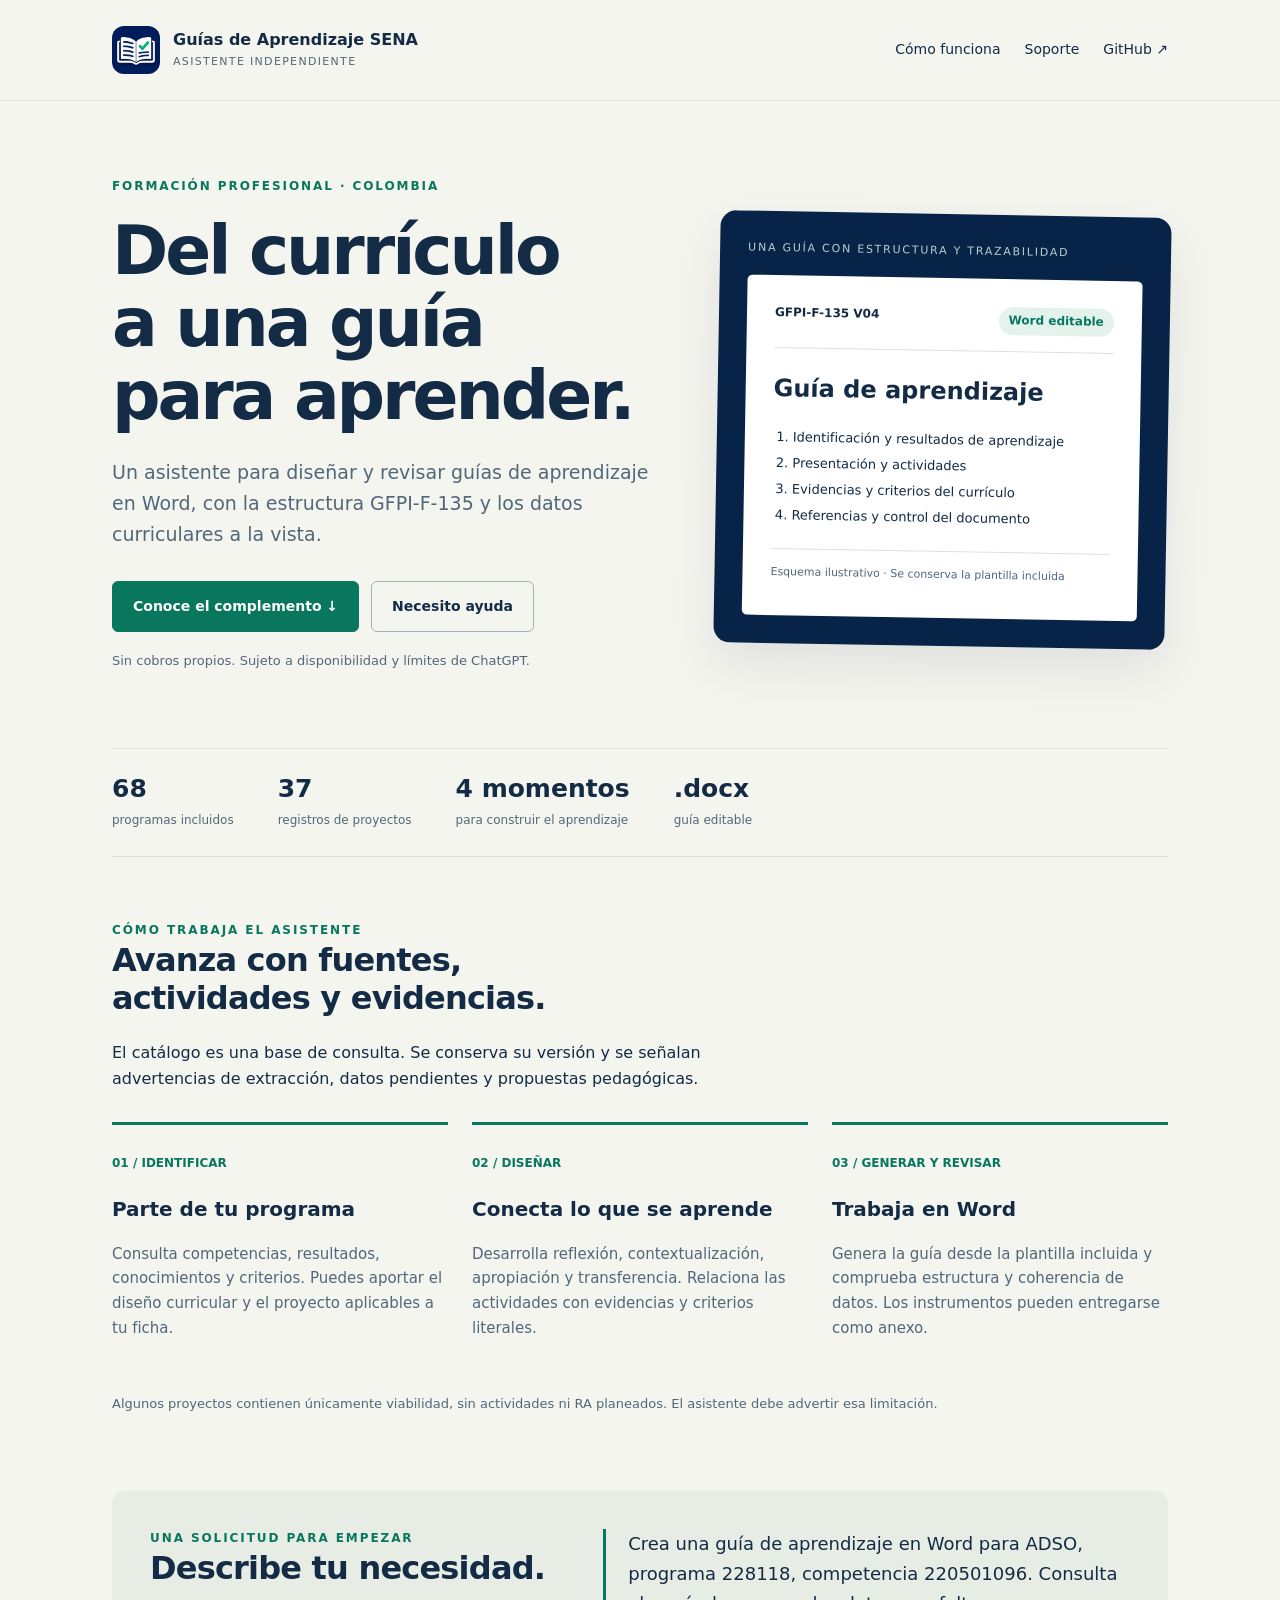
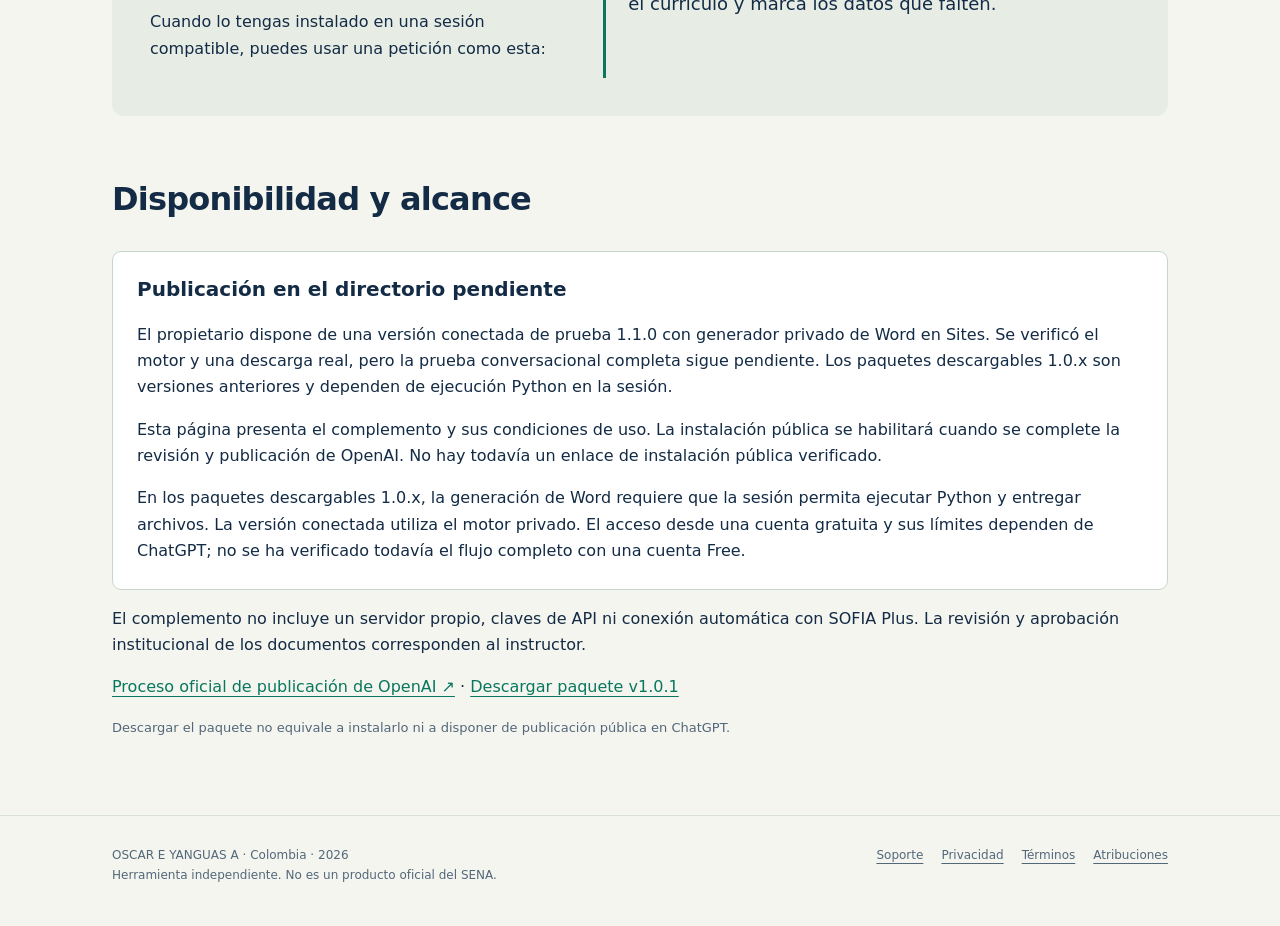
<file: docs/index.html>
<!doctype html>
<html lang="es-CO"><head><meta charset="utf-8"><meta name="viewport" content="width=device-width, initial-scale=1"><title>Inicio · Guías de Aprendizaje SENA</title><meta name="description" content="Complemento independiente para crear y revisar guías GFPI-F-135 en Word. Editor: OSCAR E YANGUAS A. Colombia."><link rel="icon" href="./assets/icon.png"><link rel="stylesheet" href="./assets/styles.css"></head>
<body><a class="skip" href="#contenido">Saltar al contenido</a><header><div class="wrap"><a class="brand" href="./"><img src="./assets/icon.png" width="48" height="48" alt=""><span>Guías de Aprendizaje SENA<small>ASISTENTE INDEPENDIENTE</small></span></a><nav aria-label="Navegación principal"><a href="./#como-funciona">Cómo funciona</a><a href="./soporte.html">Soporte</a><a href="https://github.com/oyanguas82/fpi-sena-complemento-chatgpt-free">GitHub ↗</a></nav></div></header>
<main id="contenido" class="wrap"><div class="hero"><div><div class="eyebrow">Formación profesional · Colombia</div><h1>Del currículo<br>a una guía<br>para aprender.</h1><p class="lead">Un asistente para diseñar y revisar guías de aprendizaje en Word, con la estructura GFPI-F-135 y los datos curriculares a la vista.</p><div class="actions"><a class="button" href="#como-funciona">Conoce el complemento ↓</a><a class="button alt" href="./soporte.html">Necesito ayuda</a></div><p class="fine">Sin cobros propios. Sujeto a disponibilidad y límites de ChatGPT.</p></div><div class="preview" aria-label="Esquema ilustrativo de una guía; no representa un documento generado"><div class="label">Una guía con estructura y trazabilidad</div><div class="sheet"><div class="top"><strong>GFPI-F-135 V04</strong><span class="check">Word editable</span></div><h3>Guía de aprendizaje</h3><ol><li>Identificación y resultados de aprendizaje</li><li>Presentación y actividades</li><li>Evidencias y criterios del currículo</li><li>Referencias y control del documento</li></ol><div class="tag">Esquema ilustrativo · Se conserva la plantilla incluida</div></div></div></div><div class="strip"><div><strong>68</strong><span>programas incluidos</span></div><div><strong>37</strong><span>registros de proyectos</span></div><div><strong>4 momentos</strong><span>para construir el aprendizaje</span></div><div><strong>.docx</strong><span>guía editable</span></div></div>
<section id="como-funciona"><div class="section-head"><div class="eyebrow">Cómo trabaja el asistente</div><h2>Avanza con fuentes,<br>actividades y evidencias.</h2><p>El catálogo es una base de consulta. Se conserva su versión y se señalan advertencias de extracción, datos pendientes y propuestas pedagógicas.</p></div><div class="grid"><div class="step"><span class="number">01 / IDENTIFICAR</span><h3>Parte de tu programa</h3><p>Consulta competencias, resultados, conocimientos y criterios. Puedes aportar el diseño curricular y el proyecto aplicables a tu ficha.</p></div><div class="step"><span class="number">02 / DISEÑAR</span><h3>Conecta lo que se aprende</h3><p>Desarrolla reflexión, contextualización, apropiación y transferencia. Relaciona las actividades con evidencias y criterios literales.</p></div><div class="step"><span class="number">03 / GENERAR Y REVISAR</span><h3>Trabaja en Word</h3><p>Genera la guía desde la plantilla incluida y comprueba estructura y coherencia de datos. Los instrumentos pueden entregarse como anexo.</p></div></div><p class="fine">Algunos proyectos contienen únicamente viabilidad, sin actividades ni RA planeados. El asistente debe advertir esa limitación.</p></section>
<section class="try"><div><div class="eyebrow">Una solicitud para empezar</div><h2>Describe tu necesidad.</h2><p>Cuando lo tengas instalado en una sesión compatible, puedes usar una petición como esta:</p></div><blockquote class="prompt">Crea una guía de aprendizaje en Word para ADSO, programa 228118, competencia 220501096. Consulta el currículo y marca los datos que falten.</blockquote></section>
<section><h2>Disponibilidad y alcance</h2><div class="notice"><h3>Publicación en el directorio pendiente</h3><p>El propietario dispone de una versión conectada de prueba 1.1.0 con generador privado de Word en Sites. Se verificó el motor y una descarga real, pero la prueba conversacional completa sigue pendiente. Los paquetes descargables 1.0.x son versiones anteriores y dependen de ejecución Python en la sesión.</p><p>Esta página presenta el complemento y sus condiciones de uso. La instalación pública se habilitará cuando se complete la revisión y publicación de OpenAI. No hay todavía un enlace de instalación pública verificado.</p><p>En los paquetes descargables 1.0.x, la generación de Word requiere que la sesión permita ejecutar Python y entregar archivos. La versión conectada utiliza el motor privado. El acceso desde una cuenta gratuita y sus límites dependen de ChatGPT; no se ha verificado todavía el flujo completo con una cuenta Free.</p></div><p>El complemento no incluye un servidor propio, claves de API ni conexión automática con SOFIA Plus. La revisión y aprobación institucional de los documentos corresponden al instructor.</p><p><a href="https://developers.openai.com/plugins/deploy/submission">Proceso oficial de publicación de OpenAI ↗</a> · <a href="./descargas/guia-aprendizaje-sena-chatgpt-1.0.1.zip">Descargar paquete v1.0.1</a></p><p class="fine">Descargar el paquete no equivale a instalarlo ni a disponer de publicación pública en ChatGPT.</p></section></main>
<footer><div class="wrap"><span>OSCAR E YANGUAS A · Colombia · 2026<br>Herramienta independiente. No es un producto oficial del SENA.</span><div class="footer-links"><a href="./soporte.html">Soporte</a><a href="./privacidad.html">Privacidad</a><a href="./terminos.html">Términos</a><a href="https://github.com/oyanguas82/fpi-sena-complemento-chatgpt-free/blob/main/NOTICE.md">Atribuciones</a></div></div></footer></body></html>
</file>
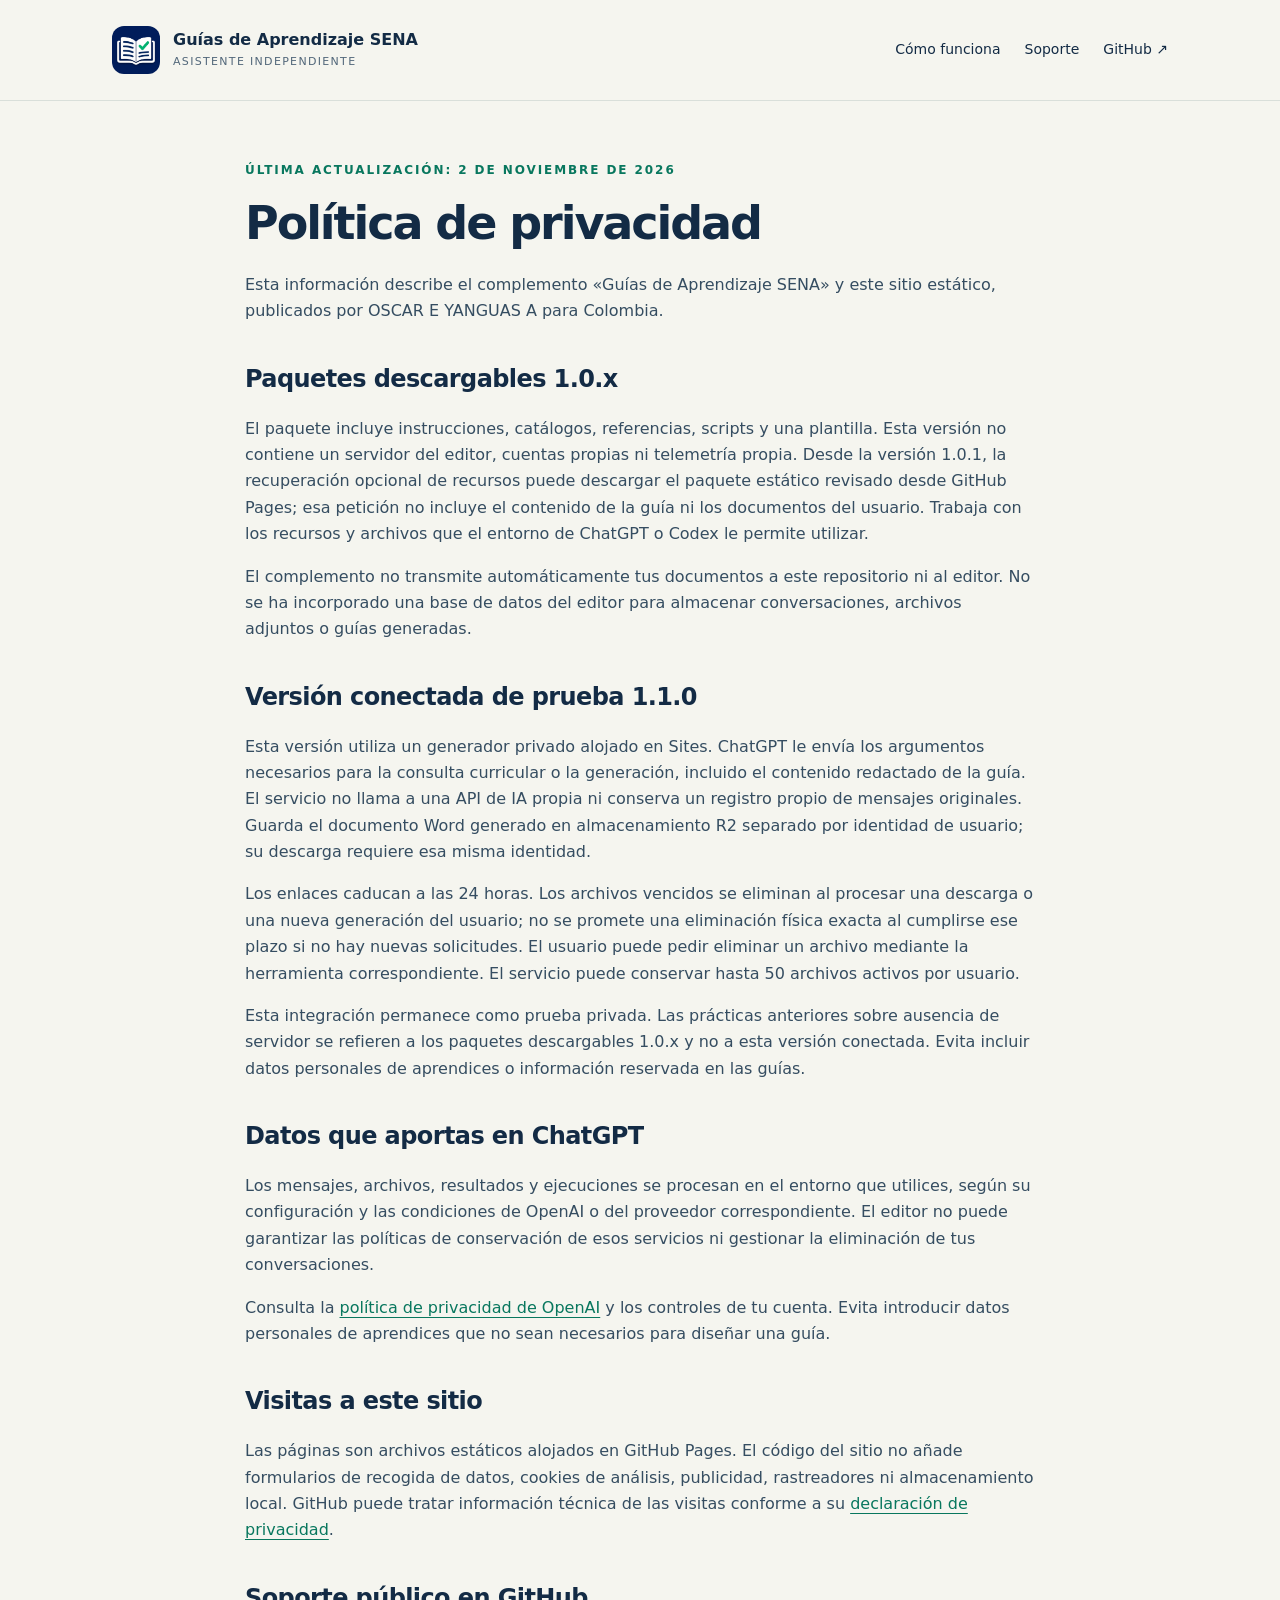
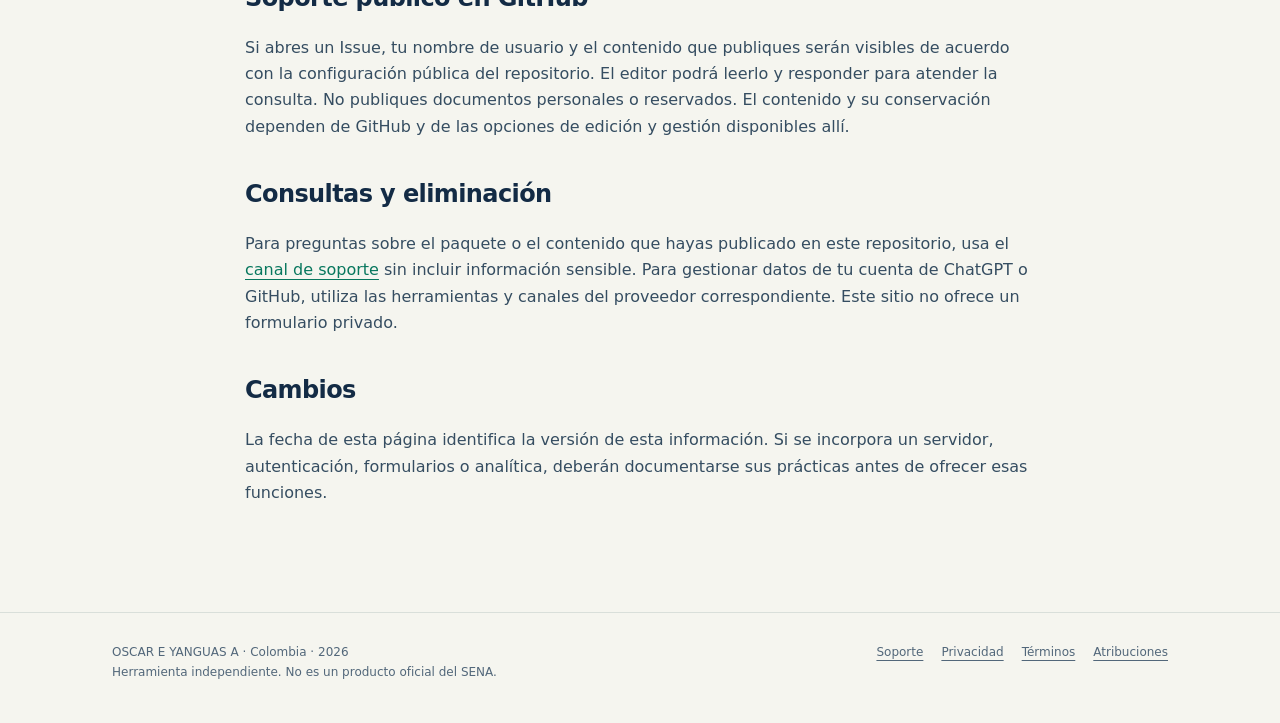
<file: docs/privacidad.html>
<!doctype html>
<html lang="es-CO"><head><meta charset="utf-8"><meta name="viewport" content="width=device-width, initial-scale=1"><title>Privacidad · Guías de Aprendizaje SENA</title><meta name="description" content="Complemento independiente para crear y revisar guías GFPI-F-135 en Word. Editor: OSCAR E YANGUAS A. Colombia."><link rel="icon" href="./assets/icon.png"><link rel="stylesheet" href="./assets/styles.css"></head>
<body><a class="skip" href="#contenido">Saltar al contenido</a><header><div class="wrap"><a class="brand" href="./"><img src="./assets/icon.png" width="48" height="48" alt=""><span>Guías de Aprendizaje SENA<small>ASISTENTE INDEPENDIENTE</small></span></a><nav aria-label="Navegación principal"><a href="./#como-funciona">Cómo funciona</a><a href="./soporte.html">Soporte</a><a href="https://github.com/oyanguas82/fpi-sena-complemento-chatgpt-free">GitHub ↗</a></nav></div></header>
<main id="contenido" class="wrap article"><div class="eyebrow">Última actualización: 2 de noviembre de 2026</div><h1>Política de privacidad</h1><p>Esta información describe el complemento «Guías de Aprendizaje SENA» y este sitio estático, publicados por OSCAR E YANGUAS A para Colombia.</p><h2>Paquetes descargables 1.0.x</h2><p>El paquete incluye instrucciones, catálogos, referencias, scripts y una plantilla. Esta versión no contiene un servidor del editor, cuentas propias ni telemetría propia. Desde la versión 1.0.1, la recuperación opcional de recursos puede descargar el paquete estático revisado desde GitHub Pages; esa petición no incluye el contenido de la guía ni los documentos del usuario. Trabaja con los recursos y archivos que el entorno de ChatGPT o Codex le permite utilizar.</p><p>El complemento no transmite automáticamente tus documentos a este repositorio ni al editor. No se ha incorporado una base de datos del editor para almacenar conversaciones, archivos adjuntos o guías generadas.</p><h2>Versión conectada de prueba 1.1.0</h2><p>Esta versión utiliza un generador privado alojado en Sites. ChatGPT le envía los argumentos necesarios para la consulta curricular o la generación, incluido el contenido redactado de la guía. El servicio no llama a una API de IA propia ni conserva un registro propio de mensajes originales. Guarda el documento Word generado en almacenamiento R2 separado por identidad de usuario; su descarga requiere esa misma identidad.</p><p>Los enlaces caducan a las 24 horas. Los archivos vencidos se eliminan al procesar una descarga o una nueva generación del usuario; no se promete una eliminación física exacta al cumplirse ese plazo si no hay nuevas solicitudes. El usuario puede pedir eliminar un archivo mediante la herramienta correspondiente. El servicio puede conservar hasta 50 archivos activos por usuario.</p><p>Esta integración permanece como prueba privada. Las prácticas anteriores sobre ausencia de servidor se refieren a los paquetes descargables 1.0.x y no a esta versión conectada. Evita incluir datos personales de aprendices o información reservada en las guías.</p><h2>Datos que aportas en ChatGPT</h2><p>Los mensajes, archivos, resultados y ejecuciones se procesan en el entorno que utilices, según su configuración y las condiciones de OpenAI o del proveedor correspondiente. El editor no puede garantizar las políticas de conservación de esos servicios ni gestionar la eliminación de tus conversaciones.</p><p>Consulta la <a href="https://openai.com/policies/privacy-policy/">política de privacidad de OpenAI</a> y los controles de tu cuenta. Evita introducir datos personales de aprendices que no sean necesarios para diseñar una guía.</p><h2>Visitas a este sitio</h2><p>Las páginas son archivos estáticos alojados en GitHub Pages. El código del sitio no añade formularios de recogida de datos, cookies de análisis, publicidad, rastreadores ni almacenamiento local. GitHub puede tratar información técnica de las visitas conforme a su <a href="https://docs.github.com/en/site-policy/privacy-policies/github-general-privacy-statement">declaración de privacidad</a>.</p><h2>Soporte público en GitHub</h2><p>Si abres un Issue, tu nombre de usuario y el contenido que publiques serán visibles de acuerdo con la configuración pública del repositorio. El editor podrá leerlo y responder para atender la consulta. No publiques documentos personales o reservados. El contenido y su conservación dependen de GitHub y de las opciones de edición y gestión disponibles allí.</p><h2>Consultas y eliminación</h2><p>Para preguntas sobre el paquete o el contenido que hayas publicado en este repositorio, usa el <a href="https://github.com/oyanguas82/fpi-sena-complemento-chatgpt-free/issues">canal de soporte</a> sin incluir información sensible. Para gestionar datos de tu cuenta de ChatGPT o GitHub, utiliza las herramientas y canales del proveedor correspondiente. Este sitio no ofrece un formulario privado.</p><h2>Cambios</h2><p>La fecha de esta página identifica la versión de esta información. Si se incorpora un servidor, autenticación, formularios o analítica, deberán documentarse sus prácticas antes de ofrecer esas funciones.</p></main>
<footer><div class="wrap"><span>OSCAR E YANGUAS A · Colombia · 2026<br>Herramienta independiente. No es un producto oficial del SENA.</span><div class="footer-links"><a href="./soporte.html">Soporte</a><a href="./privacidad.html">Privacidad</a><a href="./terminos.html">Términos</a><a href="https://github.com/oyanguas82/fpi-sena-complemento-chatgpt-free/blob/main/NOTICE.md">Atribuciones</a></div></div></footer></body></html>
</file>
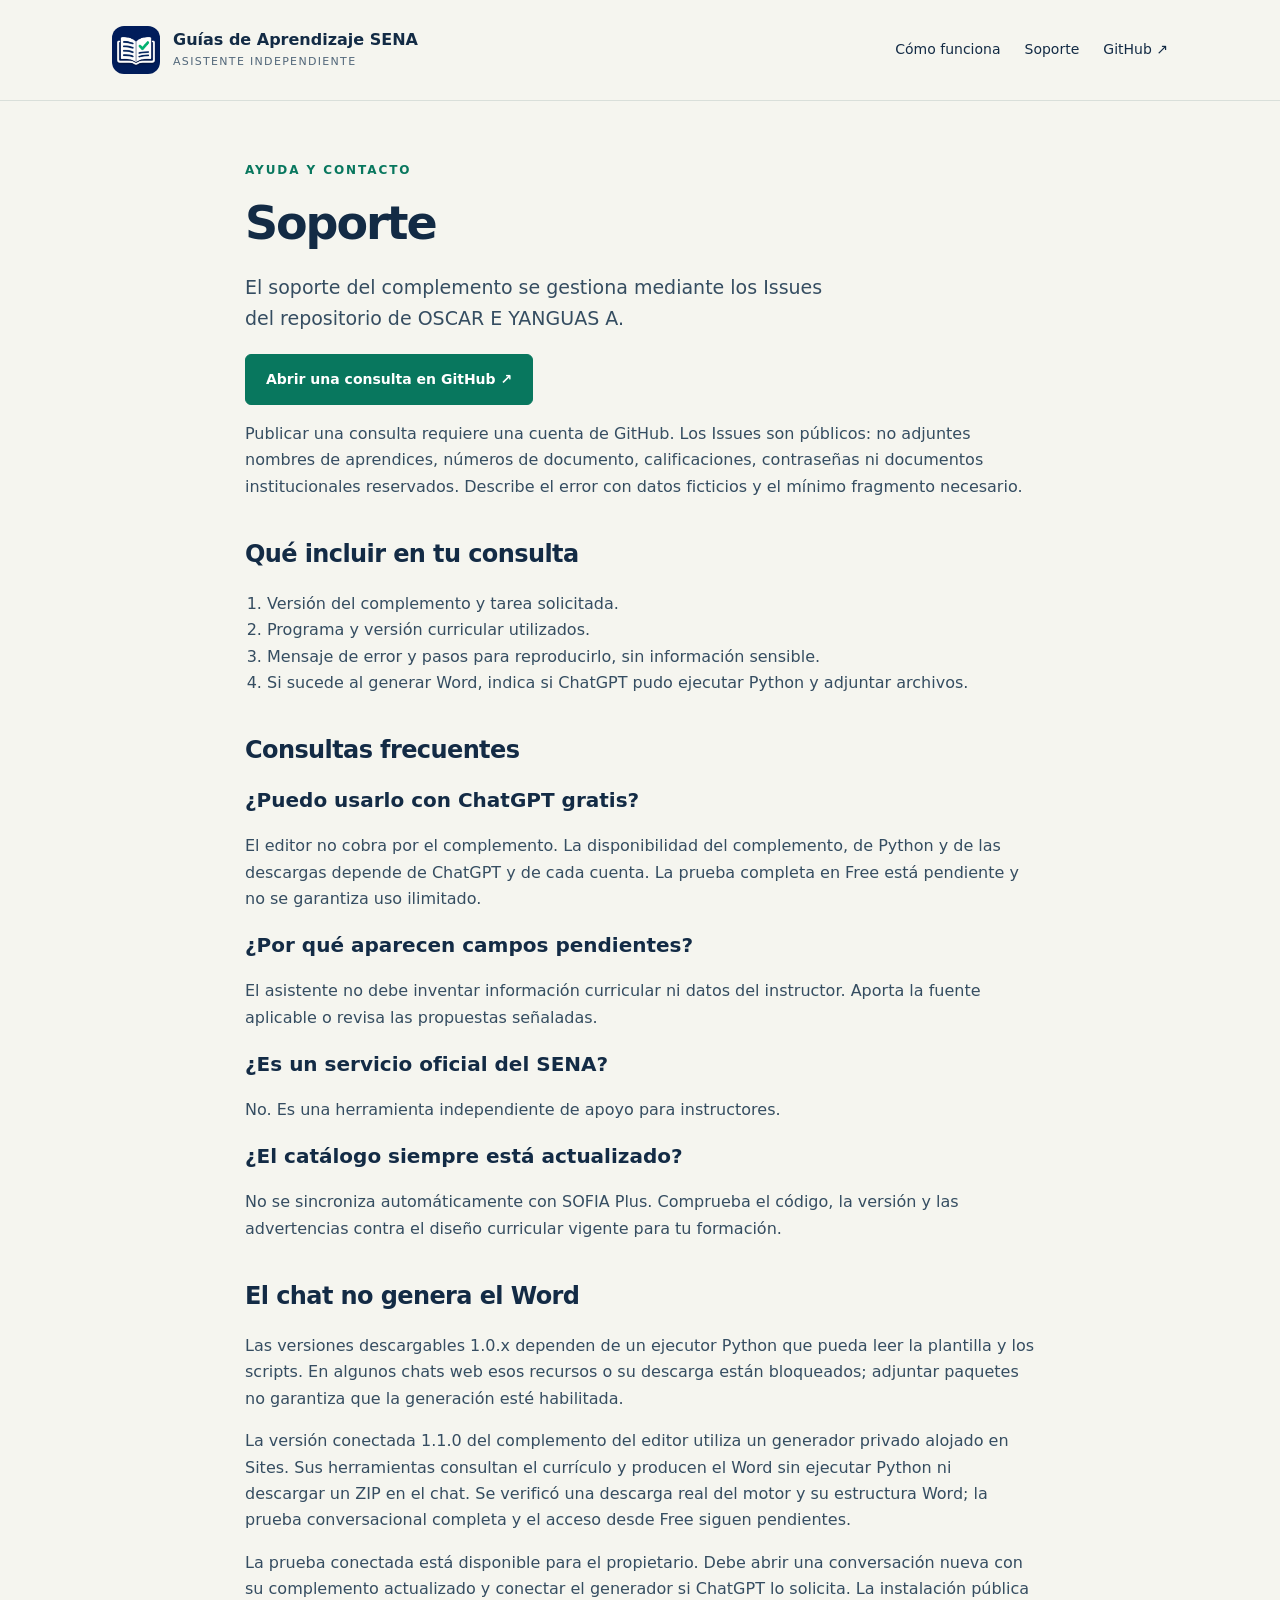
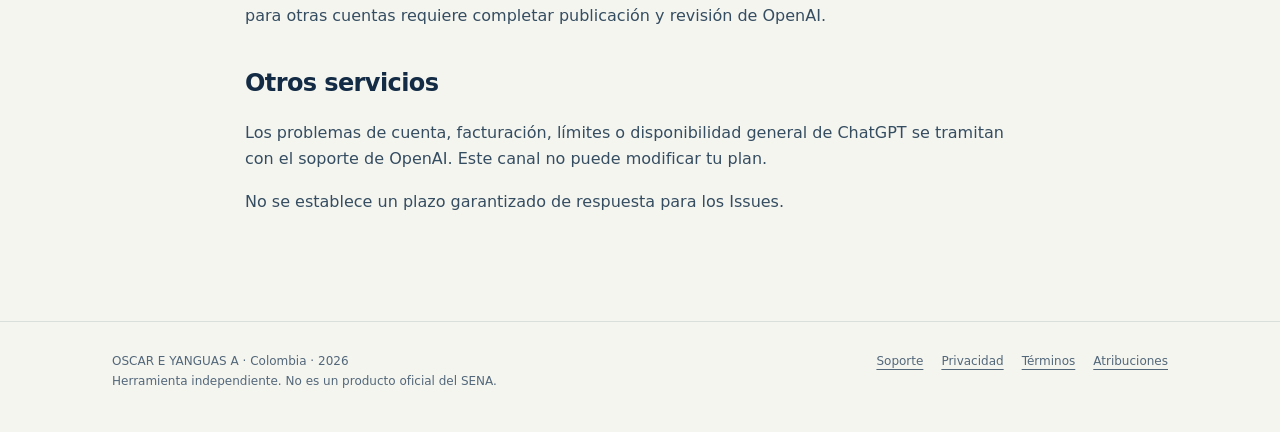
<file: docs/soporte.html>
<!doctype html>
<html lang="es-CO"><head><meta charset="utf-8"><meta name="viewport" content="width=device-width, initial-scale=1"><title>Soporte · Guías de Aprendizaje SENA</title><meta name="description" content="Complemento independiente para crear y revisar guías GFPI-F-135 en Word. Editor: OSCAR E YANGUAS A. Colombia."><link rel="icon" href="./assets/icon.png"><link rel="stylesheet" href="./assets/styles.css"></head>
<body><a class="skip" href="#contenido">Saltar al contenido</a><header><div class="wrap"><a class="brand" href="./"><img src="./assets/icon.png" width="48" height="48" alt=""><span>Guías de Aprendizaje SENA<small>ASISTENTE INDEPENDIENTE</small></span></a><nav aria-label="Navegación principal"><a href="./#como-funciona">Cómo funciona</a><a href="./soporte.html">Soporte</a><a href="https://github.com/oyanguas82/fpi-sena-complemento-chatgpt-free">GitHub ↗</a></nav></div></header>
<main id="contenido" class="wrap article"><div class="eyebrow">Ayuda y contacto</div><h1>Soporte</h1><p class="lead">El soporte del complemento se gestiona mediante los Issues del repositorio de OSCAR E YANGUAS A.</p><p><a class="button" href="https://github.com/oyanguas82/fpi-sena-complemento-chatgpt-free/issues/new">Abrir una consulta en GitHub ↗</a></p><p>Publicar una consulta requiere una cuenta de GitHub. Los Issues son públicos: no adjuntes nombres de aprendices, números de documento, calificaciones, contraseñas ni documentos institucionales reservados. Describe el error con datos ficticios y el mínimo fragmento necesario.</p><h2>Qué incluir en tu consulta</h2><ol><li>Versión del complemento y tarea solicitada.</li><li>Programa y versión curricular utilizados.</li><li>Mensaje de error y pasos para reproducirlo, sin información sensible.</li><li>Si sucede al generar Word, indica si ChatGPT pudo ejecutar Python y adjuntar archivos.</li></ol><h2>Consultas frecuentes</h2><h3>¿Puedo usarlo con ChatGPT gratis?</h3><p>El editor no cobra por el complemento. La disponibilidad del complemento, de Python y de las descargas depende de ChatGPT y de cada cuenta. La prueba completa en Free está pendiente y no se garantiza uso ilimitado.</p><h3>¿Por qué aparecen campos pendientes?</h3><p>El asistente no debe inventar información curricular ni datos del instructor. Aporta la fuente aplicable o revisa las propuestas señaladas.</p><h3>¿Es un servicio oficial del SENA?</h3><p>No. Es una herramienta independiente de apoyo para instructores.</p><h3>¿El catálogo siempre está actualizado?</h3><p>No se sincroniza automáticamente con SOFIA Plus. Comprueba el código, la versión y las advertencias contra el diseño curricular vigente para tu formación.</p><h2>El chat no genera el Word</h2><p>Las versiones descargables 1.0.x dependen de un ejecutor Python que pueda leer la plantilla y los scripts. En algunos chats web esos recursos o su descarga están bloqueados; adjuntar paquetes no garantiza que la generación esté habilitada.</p><p>La versión conectada 1.1.0 del complemento del editor utiliza un generador privado alojado en Sites. Sus herramientas consultan el currículo y producen el Word sin ejecutar Python ni descargar un ZIP en el chat. Se verificó una descarga real del motor y su estructura Word; la prueba conversacional completa y el acceso desde Free siguen pendientes.</p><p>La prueba conectada está disponible para el propietario. Debe abrir una conversación nueva con su complemento actualizado y conectar el generador si ChatGPT lo solicita. La instalación pública para otras cuentas requiere completar publicación y revisión de OpenAI.</p><h2>Otros servicios</h2><p>Los problemas de cuenta, facturación, límites o disponibilidad general de ChatGPT se tramitan con el soporte de OpenAI. Este canal no puede modificar tu plan.</p><p>No se establece un plazo garantizado de respuesta para los Issues.</p></main>
<footer><div class="wrap"><span>OSCAR E YANGUAS A · Colombia · 2026<br>Herramienta independiente. No es un producto oficial del SENA.</span><div class="footer-links"><a href="./soporte.html">Soporte</a><a href="./privacidad.html">Privacidad</a><a href="./terminos.html">Términos</a><a href="https://github.com/oyanguas82/fpi-sena-complemento-chatgpt-free/blob/main/NOTICE.md">Atribuciones</a></div></div></footer></body></html>
</file>
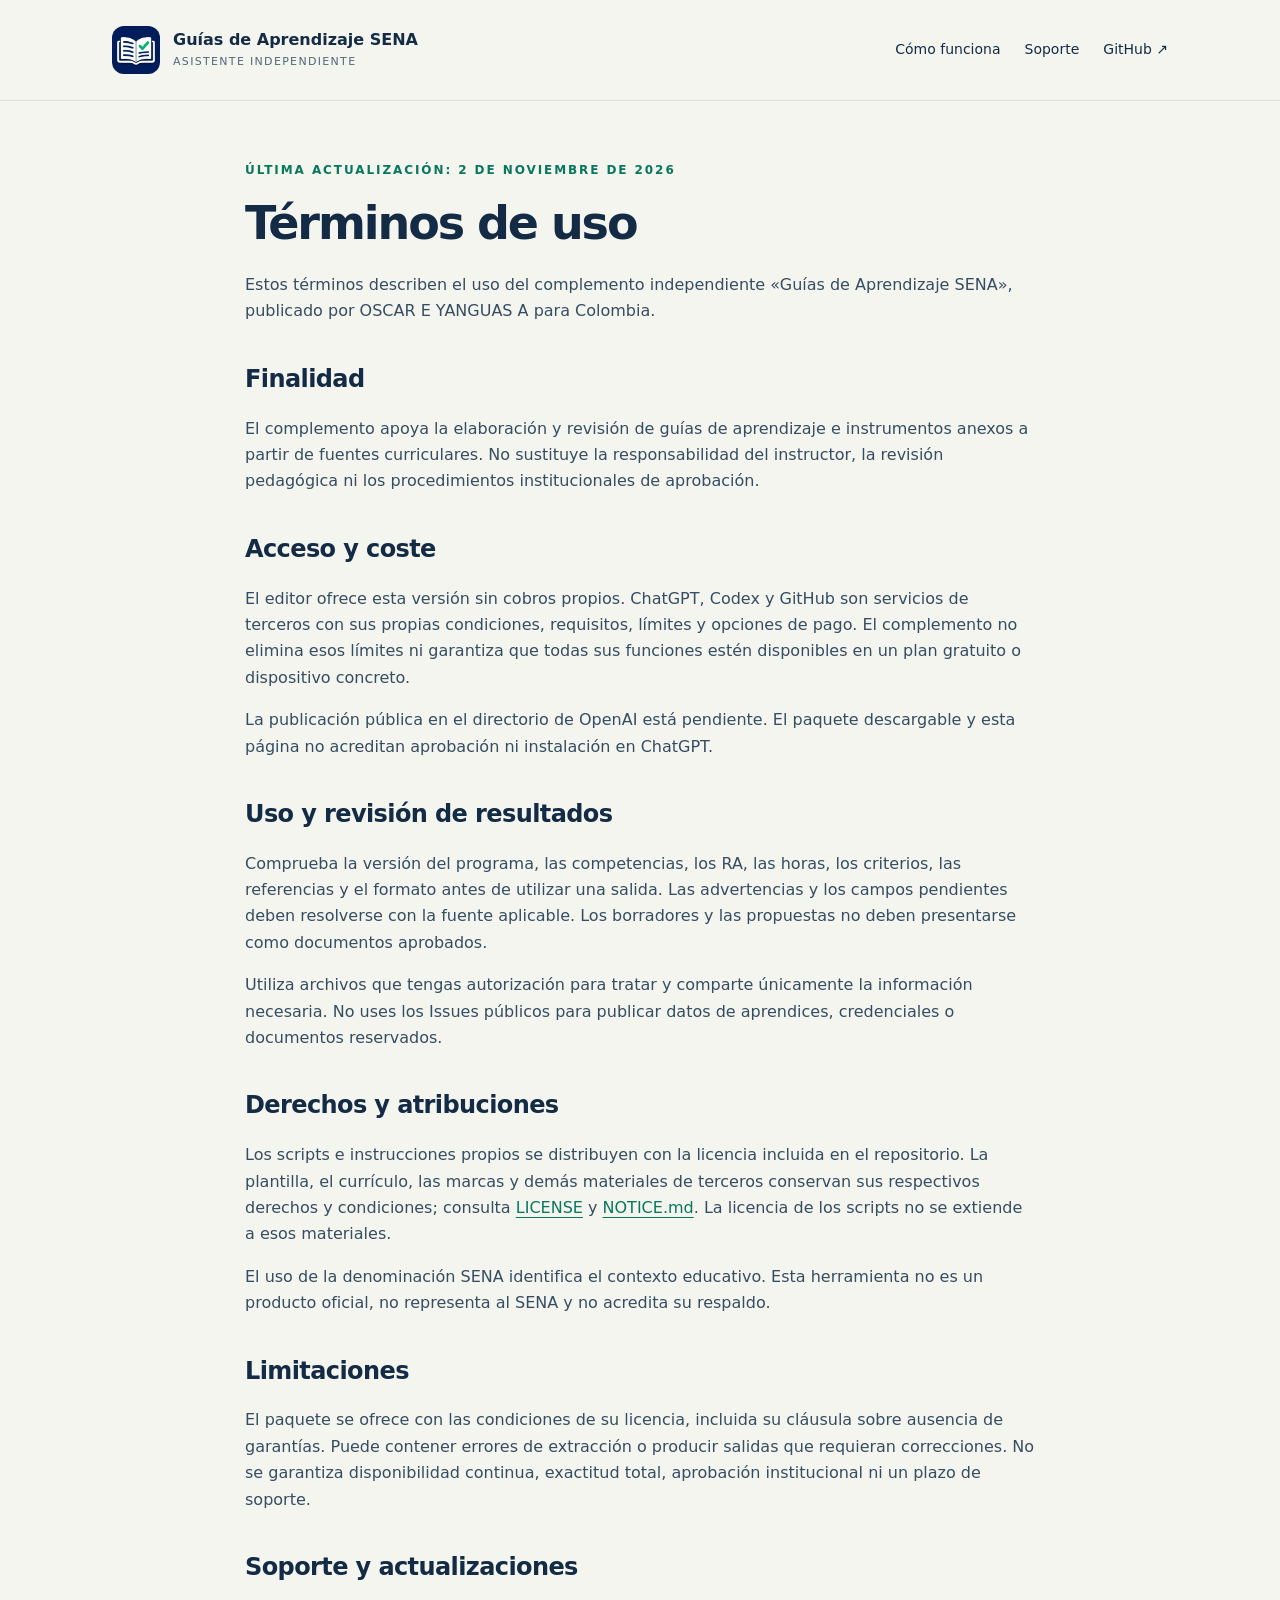
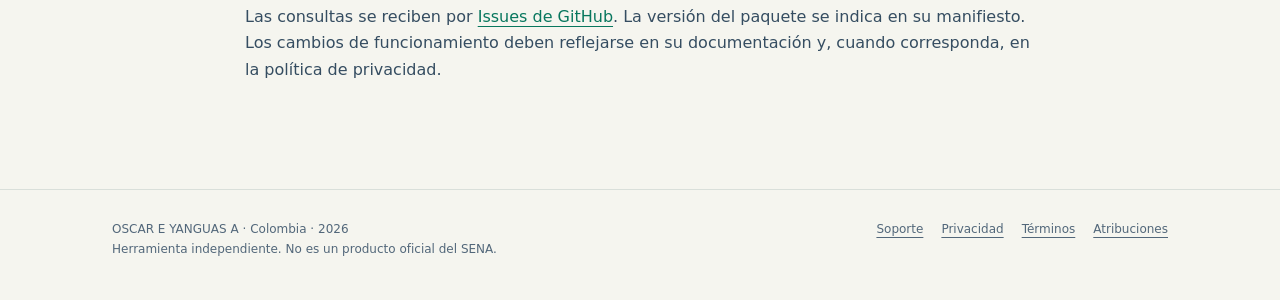
<file: docs/terminos.html>
<!doctype html>
<html lang="es-CO"><head><meta charset="utf-8"><meta name="viewport" content="width=device-width, initial-scale=1"><title>Términos · Guías de Aprendizaje SENA</title><meta name="description" content="Complemento independiente para crear y revisar guías GFPI-F-135 en Word. Editor: OSCAR E YANGUAS A. Colombia."><link rel="icon" href="./assets/icon.png"><link rel="stylesheet" href="./assets/styles.css"></head>
<body><a class="skip" href="#contenido">Saltar al contenido</a><header><div class="wrap"><a class="brand" href="./"><img src="./assets/icon.png" width="48" height="48" alt=""><span>Guías de Aprendizaje SENA<small>ASISTENTE INDEPENDIENTE</small></span></a><nav aria-label="Navegación principal"><a href="./#como-funciona">Cómo funciona</a><a href="./soporte.html">Soporte</a><a href="https://github.com/oyanguas82/fpi-sena-complemento-chatgpt-free">GitHub ↗</a></nav></div></header>
<main id="contenido" class="wrap article"><div class="eyebrow">Última actualización: 2 de noviembre de 2026</div><h1>Términos de uso</h1><p>Estos términos describen el uso del complemento independiente «Guías de Aprendizaje SENA», publicado por OSCAR E YANGUAS A para Colombia.</p><h2>Finalidad</h2><p>El complemento apoya la elaboración y revisión de guías de aprendizaje e instrumentos anexos a partir de fuentes curriculares. No sustituye la responsabilidad del instructor, la revisión pedagógica ni los procedimientos institucionales de aprobación.</p><h2>Acceso y coste</h2><p>El editor ofrece esta versión sin cobros propios. ChatGPT, Codex y GitHub son servicios de terceros con sus propias condiciones, requisitos, límites y opciones de pago. El complemento no elimina esos límites ni garantiza que todas sus funciones estén disponibles en un plan gratuito o dispositivo concreto.</p><p>La publicación pública en el directorio de OpenAI está pendiente. El paquete descargable y esta página no acreditan aprobación ni instalación en ChatGPT.</p><h2>Uso y revisión de resultados</h2><p>Comprueba la versión del programa, las competencias, los RA, las horas, los criterios, las referencias y el formato antes de utilizar una salida. Las advertencias y los campos pendientes deben resolverse con la fuente aplicable. Los borradores y las propuestas no deben presentarse como documentos aprobados.</p><p>Utiliza archivos que tengas autorización para tratar y comparte únicamente la información necesaria. No uses los Issues públicos para publicar datos de aprendices, credenciales o documentos reservados.</p><h2>Derechos y atribuciones</h2><p>Los scripts e instrucciones propios se distribuyen con la licencia incluida en el repositorio. La plantilla, el currículo, las marcas y demás materiales de terceros conservan sus respectivos derechos y condiciones; consulta <a href="https://github.com/oyanguas82/fpi-sena-complemento-chatgpt-free/blob/main/LICENSE">LICENSE</a> y <a href="https://github.com/oyanguas82/fpi-sena-complemento-chatgpt-free/blob/main/NOTICE.md">NOTICE.md</a>. La licencia de los scripts no se extiende a esos materiales.</p><p>El uso de la denominación SENA identifica el contexto educativo. Esta herramienta no es un producto oficial, no representa al SENA y no acredita su respaldo.</p><h2>Limitaciones</h2><p>El paquete se ofrece con las condiciones de su licencia, incluida su cláusula sobre ausencia de garantías. Puede contener errores de extracción o producir salidas que requieran correcciones. No se garantiza disponibilidad continua, exactitud total, aprobación institucional ni un plazo de soporte.</p><h2>Soporte y actualizaciones</h2><p>Las consultas se reciben por <a href="./soporte.html">Issues de GitHub</a>. La versión del paquete se indica en su manifiesto. Los cambios de funcionamiento deben reflejarse en su documentación y, cuando corresponda, en la política de privacidad.</p></main>
<footer><div class="wrap"><span>OSCAR E YANGUAS A · Colombia · 2026<br>Herramienta independiente. No es un producto oficial del SENA.</span><div class="footer-links"><a href="./soporte.html">Soporte</a><a href="./privacidad.html">Privacidad</a><a href="./terminos.html">Términos</a><a href="https://github.com/oyanguas82/fpi-sena-complemento-chatgpt-free/blob/main/NOTICE.md">Atribuciones</a></div></div></footer></body></html>
</file>
<file: docs/assets/styles.css>
:root{color-scheme:light;--ink:#132b45;--muted:#52677a;--paper:#f5f5ef;--green:#08775e;--line:#d9dfda;--navy:#082348;font-family:Inter,Segoe UI,system-ui,sans-serif}
*{box-sizing:border-box}body{margin:0;background:var(--paper);color:var(--ink);line-height:1.65}a{color:var(--green);text-underline-offset:4px}a:hover{text-decoration-thickness:2px}a:focus-visible,button:focus-visible{outline:3px solid #d59526;outline-offset:5px}.wrap{max-width:1120px;margin:auto;padding:0 32px}.skip{position:absolute;top:-70px;background:white;padding:10px;z-index:5}.skip:focus{top:10px}header{border-bottom:1px solid var(--line)}header .wrap{display:flex;align-items:center;justify-content:space-between;gap:24px;min-height:100px}.brand{display:flex;align-items:center;gap:13px;color:var(--ink);text-decoration:none;font-weight:760;line-height:1.3}.brand img{width:48px;height:48px;border-radius:12px}.brand small{display:block;font-size:11px;letter-spacing:.12em;font-weight:500;color:var(--muted);margin-top:4px}nav{display:flex;gap:24px;font-size:14px}nav a{color:var(--ink);text-decoration:none}.hero{display:grid;grid-template-columns:1.2fr 1fr;gap:64px;padding:76px 0 64px;align-items:center}.eyebrow{text-transform:uppercase;font-size:12px;letter-spacing:.16em;font-weight:750;color:var(--green)}h1{font-size:clamp(40px,5.3vw,68px);line-height:1.07;letter-spacing:-.045em;margin:18px 0 24px;font-weight:760}h2{font-size:32px;line-height:1.2;letter-spacing:-.025em;margin:0 0 22px}h3{font-size:20px;line-height:1.3}.lead{font-size:19px;color:var(--muted);max-width:580px}.actions{display:flex;gap:12px;flex-wrap:wrap;margin:30px 0 18px}.button{display:inline-flex;align-items:center;justify-content:center;padding:13px 20px;border-radius:6px;background:var(--green);color:#fff;text-decoration:none;font-size:14px;font-weight:650;border:1px solid var(--green)}.button.alt{background:transparent;color:var(--ink);border-color:#a4b1b6}.fine{font-size:13px;color:var(--muted)}.preview{background:var(--navy);border-radius:16px;padding:28px;box-shadow:0 22px 50px #102b4518;transform:rotate(1deg)}.preview .label{color:#b1d3cc;font-size:11px;text-transform:uppercase;letter-spacing:.16em;margin-bottom:18px}.sheet{background:#fff;border-radius:5px;padding:28px;min-height:340px}.sheet .top{display:flex;justify-content:space-between;gap:16px;border-bottom:1px solid #dae3df;padding-bottom:16px;font-size:12px}.sheet .check{background:#e3f2eb;color:#08775e;border-radius:20px;padding:4px 10px;font-weight:700;white-space:nowrap}.sheet h3{font-size:24px;margin:25px 0 20px}.sheet ol{padding-left:20px;font-size:13px;line-height:2}.sheet .tag{margin-top:20px;border-top:1px solid #dae3df;padding-top:14px;font-size:11px;color:#52677a}.strip{display:flex;gap:44px;border-top:1px solid var(--line);border-bottom:1px solid var(--line);padding:24px 0}.strip strong{display:block;font-size:25px;line-height:1.3}.strip span{font-size:12px;color:var(--muted)}section{padding:64px 0}.section-head{max-width:640px;margin-bottom:30px}.grid{display:grid;grid-template-columns:repeat(3,1fr);gap:24px}.step{border-top:3px solid var(--green);padding:24px 0}.step .number{font-size:12px;font-weight:750;color:var(--green)}.step p{font-size:15px;color:var(--muted)}.try{display:grid;grid-template-columns:1fr 1.3fr;gap:48px;background:#e7ece5;padding:38px;border-radius:12px}.prompt{border-left:3px solid var(--green);padding:0 0 0 22px;font-size:18px;margin:0}.notice{border:1px solid #c7d6ca;border-radius:9px;padding:24px;background:#fff;margin-top:32px}.notice h3{margin-top:0}.notice p:last-child{margin-bottom:0}.article{max-width:790px;padding:60px 0 90px}.article h1{font-size:46px}.article h2{font-size:24px;margin-top:40px}.article p,.article li{color:#354d61}.article ul,.article ol{padding-left:22px}.article .notice{font-size:15px}footer{border-top:1px solid var(--line);padding:30px 0 40px;font-size:12px;color:var(--muted)}footer .wrap{display:flex;justify-content:space-between;gap:24px;flex-wrap:wrap}footer a{color:var(--muted)}.footer-links{display:flex;gap:18px;flex-wrap:wrap}code{font-size:.9em;background:#e6ebe5;padding:2px 5px;border-radius:4px;overflow-wrap:anywhere}
@media(max-width:760px){.wrap{padding:0 22px}header .wrap{align-items:flex-start;flex-direction:column;gap:16px;padding-top:22px;padding-bottom:22px}nav{gap:18px;flex-wrap:wrap}.hero{grid-template-columns:1fr;gap:35px;padding:44px 0}.preview{transform:none;padding:18px}.sheet{min-height:auto;padding:24px}.strip{gap:22px;justify-content:space-between;flex-wrap:wrap}.strip strong{font-size:22px}.grid,.try{grid-template-columns:1fr}.try{padding:25px;gap:20px}section{padding:44px 0}.article{padding-top:36px}.article h1{font-size:36px}footer .wrap{flex-direction:column}h1{font-size:46px}}
</file>
